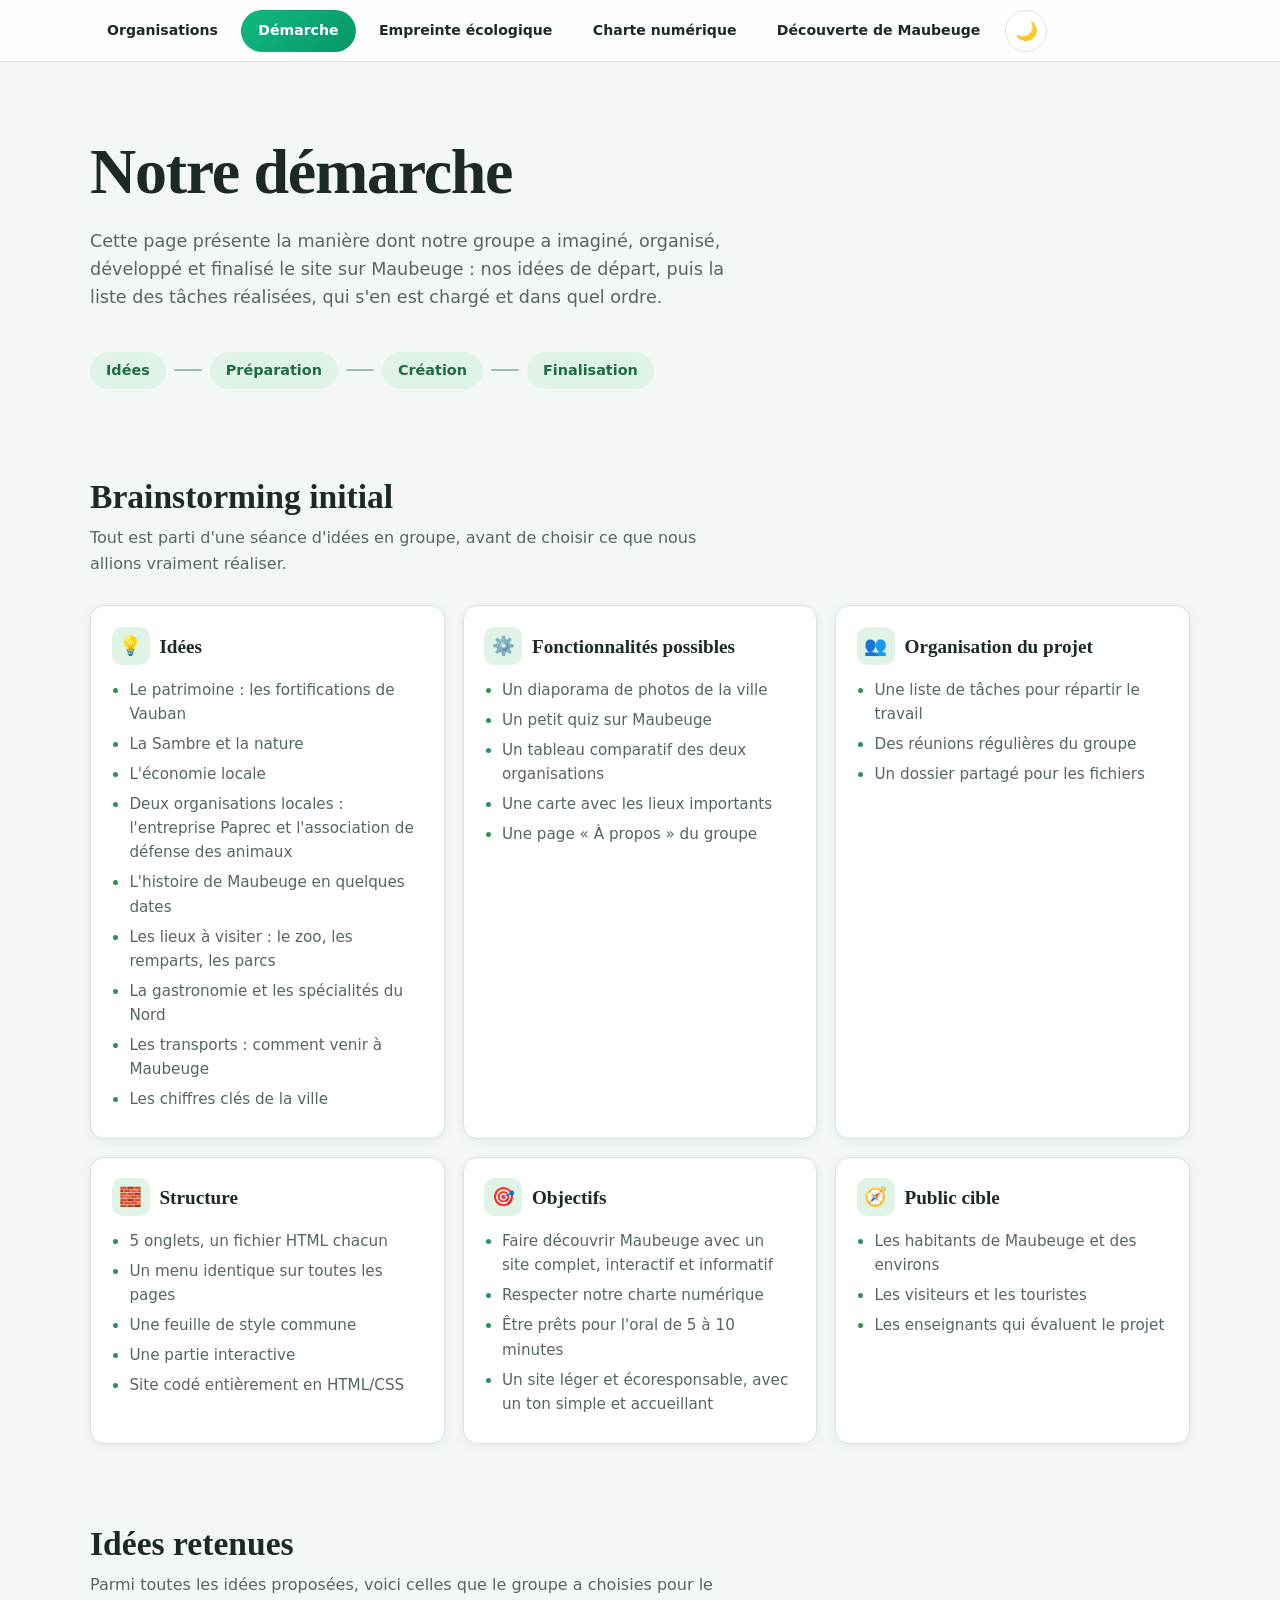
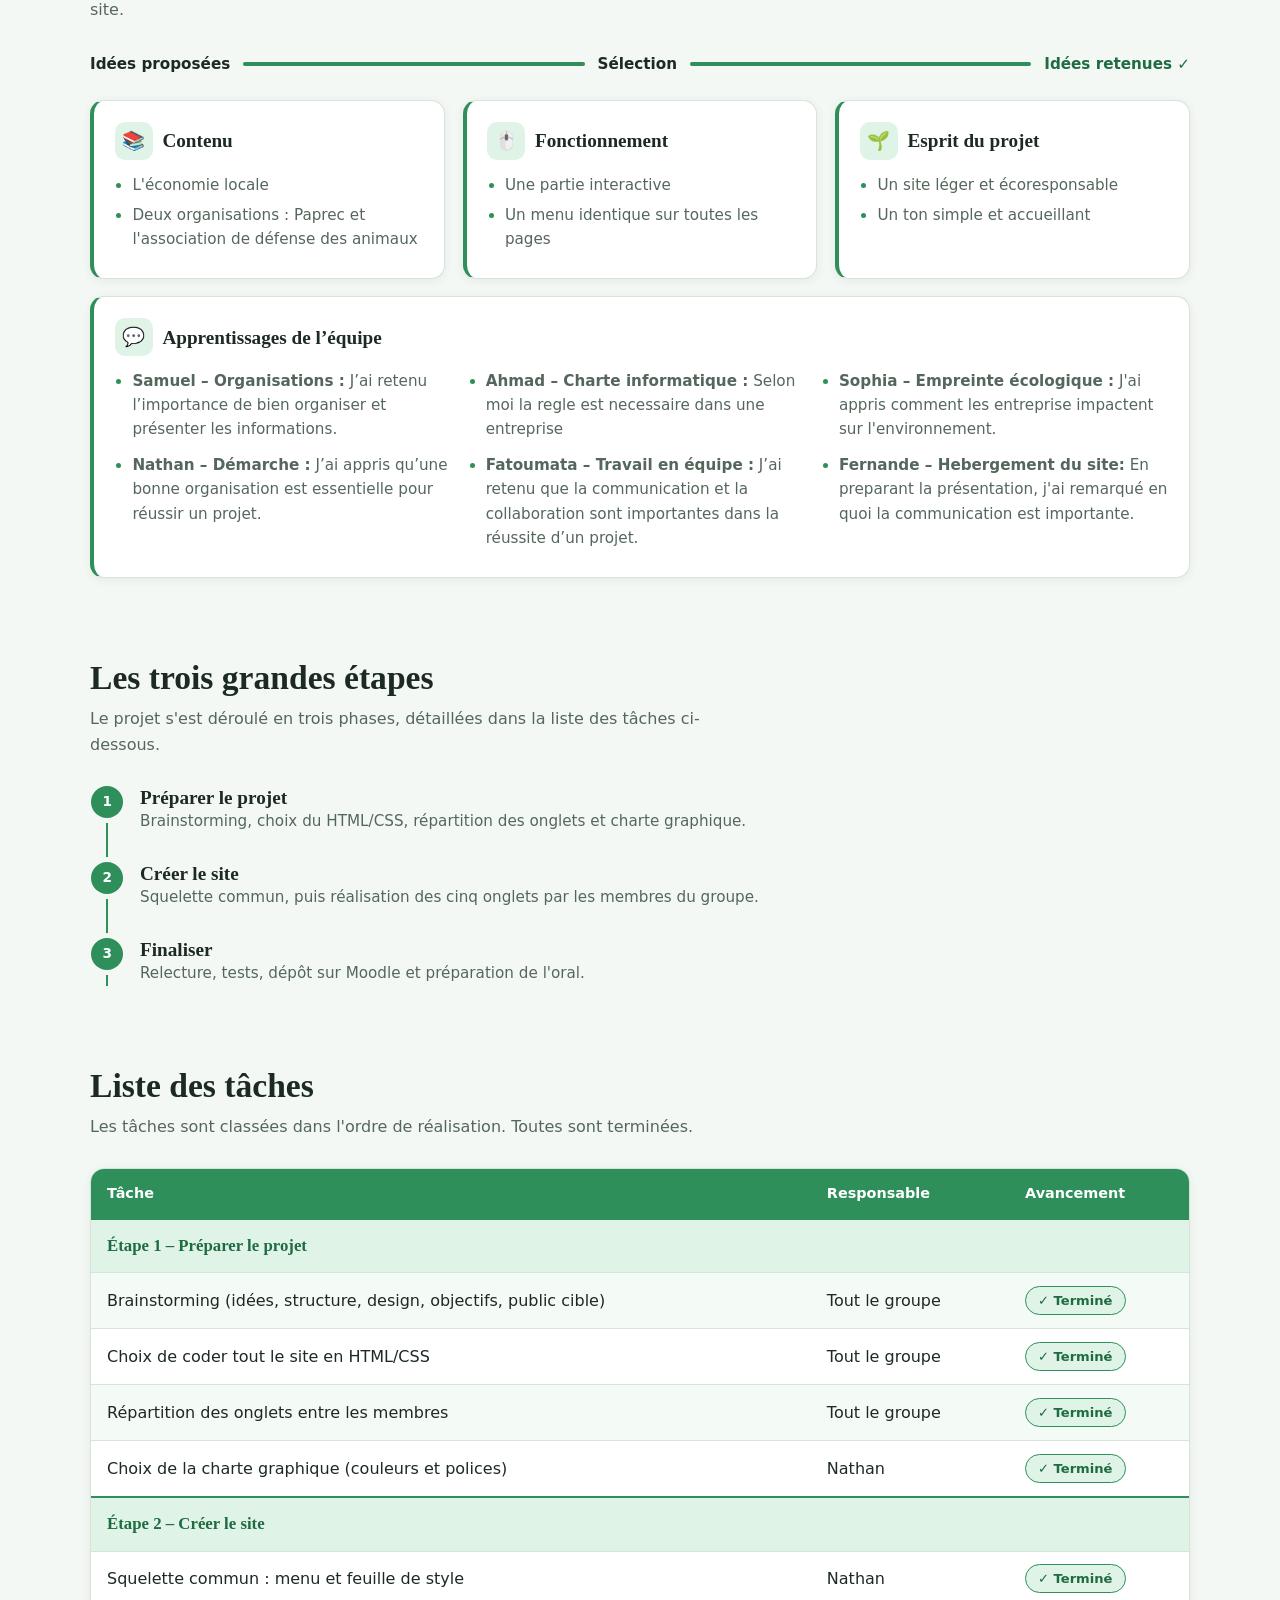
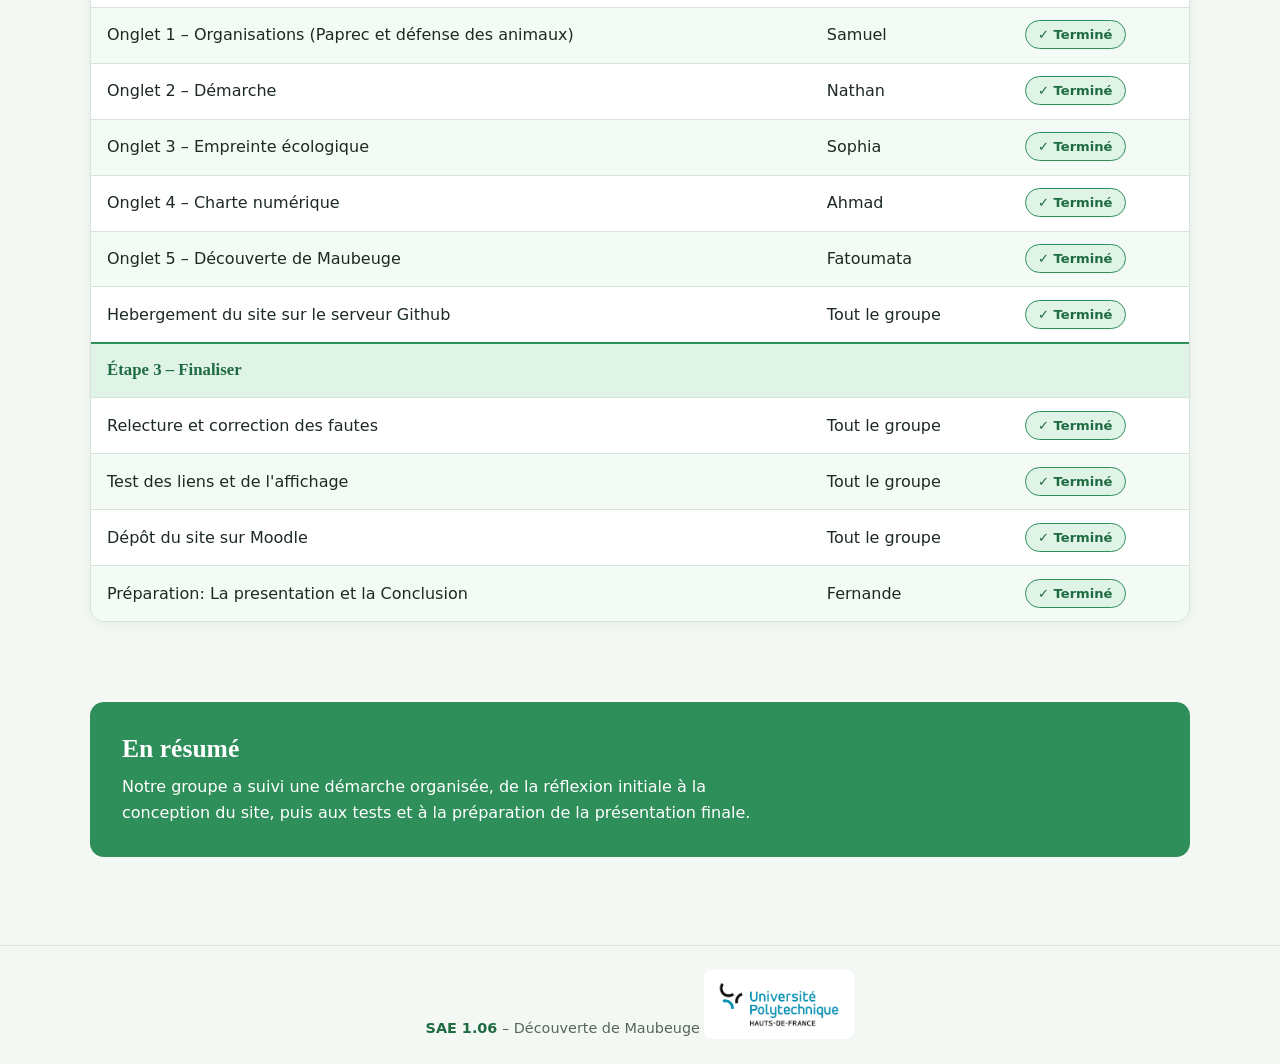
<file: demarche.html>
<!DOCTYPE html>
<html lang="fr" data-theme="clair">
<head>
<meta charset="UTF-8">
<meta name="viewport" content="width=device-width, initial-scale=1">
<link href="navigation.css" rel="stylesheet">
<link href="theme.css" rel="stylesheet">
<script src="theme.js"></script>
<title>Démarche – Découverte Maubeuge</title>
<script>
  /* Applique le thème mémorisé avant l'affichage (évite un flash) */
  (function () {
    var theme = null;
    try { theme = localStorage.getItem("theme"); } catch (e) {}
    if (!theme) theme = matchMedia("(prefers-color-scheme: dark)").matches ? "dark" : "light";
    if (theme === "sombre") theme = "dark";
    if (theme === "clair") theme = "light";
    document.documentElement.setAttribute("data-theme", theme);
  })();
</script>
<style>
/* ============ 1. VARIABLES (thèmes) ============ */
:root {
  --vert: #2f8f5b;
  --vert-fonce: #1f6b42;
  --vert-clair: #dff3e7;
  --fond: #f4f8f5;
  --texte: #1c2a22;
  --texte-doux: #55675c;
  --carte: #ffffff;
  --bordure: #d6e4da;
  --ombre: 0 2px 10px rgba(20, 60, 38, .07);
  --nav: rgba(255, 255, 255, .85);
  --rayon: 14px;
  --police-titre: "Iowan Old Style", "Palatino Linotype", Georgia, serif;
  --police: system-ui, -apple-system, "Segoe UI", Roboto, sans-serif;
}
[data-theme="dark"] {
  --vert: #4cc384;
  --vert-fonce: #7fdcab;
  --vert-clair: #1c3a2b;
  --fond: #121a16;
  --texte: #e6efe9;
  --texte-doux: #9db3a5;
  --carte: #1a2520;
  --bordure: #2b3b33;
  --ombre: 0 2px 10px rgba(0, 0, 0, .3);
  --nav: rgba(18, 26, 22, .85);
}

/* ============ 2. BASE ============ */
* { box-sizing: border-box; margin: 0; }
html { scroll-behavior: smooth; }
body {
  font-family: var(--police);
  background: var(--fond);
  color: var(--texte);
  line-height: 1.6;
  overflow-x: hidden;
  transition: background .4s ease, color .4s ease;
}
h1, h2, h3 { font-family: var(--police-titre); line-height: 1.2; }
a:focus-visible, button:focus-visible { outline: 3px solid var(--vert); outline-offset: 3px; }
.conteneur { width: min(1100px, 100% - 2rem); margin-inline: auto; }

/* ============ 3. NAVIGATION ============ */
nav {
  position: sticky; top: 0; z-index: 10;
  background: var(--nav);
  backdrop-filter: blur(8px);
  border-bottom: 1px solid var(--bordure);
  transition: background .4s ease, border-color .4s ease;
}
.nav-interne { display: flex; align-items: center; gap: .5rem; padding: .6rem 0; }
.liens { display: flex; flex-wrap: wrap; gap: .25rem; flex: 1; }
.liens a {
  position: relative; padding: .45rem .8rem; border-radius: 999px;
  color: var(--texte-doux); text-decoration: none; font-size: .95rem; font-weight: 500;
  transition: color .25s, background .25s;
}
.liens a:hover { color: var(--vert-fonce); background: var(--vert-clair); }
.liens a.actif { color: #fff; background: var(--vert); }
[data-theme="dark"] .liens a.actif { color: #0d1a13; }

#bouton-theme {
  width: 42px; height: 42px; flex: none; border-radius: 50%;
  border: 1px solid var(--bordure); background: var(--carte); color: var(--texte);
  font-size: 1.15rem; cursor: pointer; overflow: hidden;
  transition: background .4s, border-color .4s, transform .3s;
}
#bouton-theme:hover { transform: rotate(15deg); }
#bouton-theme span { display: inline-block; transition: transform .5s ease; }
#bouton-theme.tourne span { transform: rotate(360deg); }

/* ============ 4. HERO ============ */
.hero { padding: 4.5rem 0 3rem; }
.hero h1 {
  font-size: clamp(2.4rem, 7vw, 4rem);
  letter-spacing: -.02em;
  margin-bottom: 1rem;
}
.hero p { max-width: 60ch; color: var(--texte-doux); font-size: 1.1rem; }
.parcours {
  list-style: none; padding: 0; margin-top: 2.5rem;
  display: flex; align-items: center; flex-wrap: wrap; gap: .5rem;
}
.parcours li {
  padding: .45rem 1rem; border-radius: 999px; font-size: .9rem; font-weight: 600;
  background: var(--vert-clair); color: var(--vert-fonce);
}
.parcours li.relie { padding: 0; background: none; width: 28px; height: 2px; background: var(--vert); opacity: .5; }

/* Animation de chargement (une seule séquence) */
.hero h1, .hero p, .parcours { animation: monte .8s ease both; }
.hero p { animation-delay: .15s; }
.parcours { animation-delay: .3s; }
@keyframes monte { from { opacity: 0; transform: translateY(18px); } to { opacity: 1; transform: none; } }

/* ============ 5. SECTIONS ============ */
section { padding: 2.5rem 0; }
.titre-section { font-size: clamp(1.6rem, 4vw, 2.1rem); margin-bottom: .5rem; }
.intro { color: var(--texte-doux); margin-bottom: 1.8rem; max-width: 65ch; }

.grille { display: grid; grid-template-columns: repeat(3, 1fr); gap: 1.1rem; }
.carte {
  background: var(--carte); border: 1px solid var(--bordure);
  border-radius: var(--rayon); padding: 1.3rem; box-shadow: var(--ombre);
  transition: transform .3s ease, border-color .3s, background .4s;
}
.carte:hover { transform: translateY(-4px); border-color: var(--vert); }
.carte h3 { font-size: 1.2rem; display: flex; align-items: center; gap: .6rem; margin-bottom: .8rem; }
.icone {
  display: grid; place-items: center; width: 38px; height: 38px; border-radius: 10px;
  background: var(--vert-clair); font-size: 1.15rem;
}
.carte ul { padding-left: 1.1rem; color: var(--texte-doux); font-size: .95rem; }
.carte li { margin-bottom: .35rem; }
.carte li::marker { color: var(--vert); }
.apprentissages { grid-column: 1 / -1; }
.apprentissages ul { display: grid; grid-template-columns: repeat(3, minmax(0, 1fr)); gap: .35rem 1.5rem; }

/* ============ 6. IDÉES RETENUES ============ */
.selection {
  display: flex; align-items: center; gap: .8rem; margin-bottom: 1.5rem; flex-wrap: wrap;
}
.selection .etat { font-weight: 600; font-size: .95rem; }
.selection .barre {
  flex: 1; min-width: 60px; height: 4px; border-radius: 4px;
  background: var(--bordure); position: relative; overflow: hidden;
}
.selection .barre::after {
  content: ""; position: absolute; inset: 0; background: var(--vert);
  transform: scaleX(0); transform-origin: left; transition: transform 1.4s ease .3s;
}
.selection.visible .barre::after { transform: scaleX(1); }
.selection .final { color: var(--vert-fonce); }
.retenue { border-left: 4px solid var(--vert); }

/* ============ 7. TIMELINE ============ */
.timeline { list-style: none; padding: 0; margin: 0 0 0 1rem; border-left: 2px solid var(--vert); }
.timeline li { position: relative; padding: 0 0 1.8rem 2rem; }
.timeline li:last-child { padding-bottom: 0; }
.timeline .numero {
  position: absolute; left: -1.05rem; top: 0; width: 2rem; height: 2rem; border-radius: 50%;
  display: grid; place-items: center; font-weight: 700; font-size: .85rem;
  background: var(--vert); color: #fff; box-shadow: 0 0 0 5px var(--fond);
}
[data-theme="dark"] .timeline .numero { color: #0d1a13; }
.timeline h3 { font-size: 1.2rem; }
.timeline p { color: var(--texte-doux); font-size: .95rem; }

/* ============ 8. TABLEAU DES TÂCHES ============ */
.tableau { border: 1px solid var(--bordure); border-radius: var(--rayon); overflow: hidden; background: var(--carte); box-shadow: var(--ombre); }
table { width: 100%; border-collapse: collapse; }
th, td { padding: .8rem 1rem; text-align: left; }
thead th { background: var(--vert); color: #fff; font-size: .9rem; }
[data-theme="dark"] thead th { color: #0d1a13; }
tbody tr { transition: background .2s; }
tbody tr:not(.etape):nth-child(even) { background: color-mix(in srgb, var(--vert-clair) 35%, transparent); }
tbody tr:not(.etape):hover { background: var(--vert-clair); }
td { border-top: 1px solid var(--bordure); }
tr.etape td {
  background: var(--vert-clair); color: var(--vert-fonce);
  font-family: var(--police-titre); font-weight: 700; font-size: 1.05rem; border-top: 2px solid var(--vert);
}
.statut {
  display: inline-block; padding: .2rem .75rem; border-radius: 999px; font-size: .82rem; font-weight: 600;
  background: var(--vert-clair); color: var(--vert-fonce); border: 1px solid var(--vert);
}
.statut::before { content: "✓ "; }
.tableau.visible .statut { animation: badge .6s ease both; }
@keyframes badge { from { opacity: 0; transform: scale(.85); } to { opacity: 1; transform: none; } }

/* ============ 9. CONCLUSION & FOOTER ============ */
.conclusion {
  background: var(--vert); color: #fff; border-radius: var(--rayon); padding: 2rem;
}
[data-theme="dark"] .conclusion { color: #0d1a13; }
.conclusion h2 { font-size: 1.6rem; margin-bottom: .6rem; }
.conclusion p { max-width: 65ch; }
footer {
  margin-top: 3rem; padding: 1.5rem 1rem; text-align: center;
  border-top: 1px solid var(--bordure); color: var(--texte-doux); font-size: .9rem;
}
footer strong { color: var(--vert-fonce); }

/* ============ 10. APPARITION AU SCROLL ============ */
.reveal { opacity: 0; transform: translateY(20px); transition: opacity .7s ease, transform .7s ease; }
.reveal.visible { opacity: 1; transform: none; }
.carte.reveal.visible:hover { transform: translateY(-4px); }

/* ============ 11. RESPONSIVE ============ */
@media (max-width: 900px) {
  .grille { grid-template-columns: repeat(2, 1fr); }
  .apprentissages ul { grid-template-columns: repeat(2, minmax(0, 1fr)); }
}
@media (max-width: 600px) {
  .grille { grid-template-columns: 1fr; }
  .apprentissages ul { grid-template-columns: 1fr; }
  .hero { padding-top: 2.5rem; }
  .parcours li.relie { width: 14px; }
  /* Tableau transformé en cartes verticales */
  thead { position: absolute; left: -9999px; }
  table, tbody, tr, td { display: block; width: 100%; }
  tr:not(.etape) { padding: .6rem 0; border-top: 1px solid var(--bordure); }
  tr:not(.etape) td { border: 0; padding: .25rem 1rem; }
  tr:not(.etape) td::before {
    content: attr(data-label); display: block; font-size: .75rem; color: var(--texte-doux);
  }
  tr.etape td { border-top: 2px solid var(--vert); }
}

/* ============ 12. ACCESSIBILITÉ : mouvement réduit ============ */
@media (prefers-reduced-motion: reduce) {
  *, *::before, *::after { animation: none !important; transition: none !important; }
  html { scroll-behavior: auto; }
  .reveal { opacity: 1; transform: none; }
  .selection .barre::after { transform: scaleX(1); }
}
</style>
</head>
<body>

<!-- ============ NAVIGATION ============ -->
<nav aria-label="Navigation principale" class="main-nav" id="site-nav">
  <div class="conteneur nav-interne">
    <button aria-controls="site-nav" aria-expanded="false" aria-label="Ouvrir le menu de navigation" class="mobile-menu-btn" type="button">
      <span aria-hidden="true">☰</span>
    </button>
    <ul class="nav-list">
      <li><a class="nav-link" href="index.html">Organisations</a></li>
      <li><a class="nav-link actif" href="demarche.html" aria-current="page">Démarche</a></li>
      <li><a class="nav-link" href="empreinte_ecologique.html">Empreinte écologique</a></li>
      <li><a class="nav-link" href="charte_informatique.html">Charte numérique</a></li>
      <li><a class="nav-link" href="decouverte_maubeuge.html">Découverte de Maubeuge</a></li>
    </ul>
    <button id="bouton-theme" data-theme-toggle type="button" aria-label="Passer en mode sombre" aria-pressed="false">
      <span aria-hidden="true" data-theme-icon>🌙</span>
    </button>
  </div>
</nav>

<!-- ============ HERO ============ -->
<header class="hero">
  <div class="conteneur">
    <h1>Notre démarche</h1>
    <p>Cette page présente la manière dont notre groupe a imaginé, organisé, développé et finalisé le site sur Maubeuge : nos idées de départ, puis la liste des tâches réalisées, qui s'en est chargé et dans quel ordre.</p>
    <ol class="parcours" aria-label="Parcours du projet">
      <li>Idées</li><li class="relie" aria-hidden="true"></li>
      <li>Préparation</li><li class="relie" aria-hidden="true"></li>
      <li>Création</li><li class="relie" aria-hidden="true"></li>
      <li>Finalisation</li>
    </ol>
  </div>
</header>

<main class="conteneur">

  <!-- ============ BRAINSTORMING ============ -->
  <section aria-labelledby="t-brainstorming">
    <h2 class="titre-section reveal" id="t-brainstorming">Brainstorming initial</h2>
    <p class="intro reveal">Tout est parti d'une séance d'idées en groupe, avant de choisir ce que nous allions vraiment réaliser.</p>
    <div class="grille">
      <article class="carte reveal">
        <h3><span class="icone" aria-hidden="true">💡</span>Idées</h3>
        <ul>
          <li>Le patrimoine : les fortifications de Vauban</li>
          <li>La Sambre et la nature</li>
          <li>L'économie locale</li>
          <li>Deux organisations locales : l'entreprise Paprec et l'association de défense des animaux</li>
          <li>L'histoire de Maubeuge en quelques dates</li>
          <li>Les lieux à visiter : le zoo, les remparts, les parcs</li>
          <li>La gastronomie et les spécialités du Nord</li>
          <li>Les transports : comment venir à Maubeuge</li>
          <li>Les chiffres clés de la ville</li>
        </ul>
      </article>
      <article class="carte reveal">
        <h3><span class="icone" aria-hidden="true">⚙️</span>Fonctionnalités possibles</h3>
        <ul>
          <li>Un diaporama de photos de la ville</li>
          <li>Un petit quiz sur Maubeuge</li>
          <li>Un tableau comparatif des deux organisations</li>
          <li>Une carte avec les lieux importants</li>
          <li>Une page « À propos » du groupe</li>
        </ul>
      </article>
      <article class="carte reveal">
        <h3><span class="icone" aria-hidden="true">👥</span>Organisation du projet</h3>
        <ul>
          <li>Une liste de tâches pour répartir le travail</li>
          <li>Des réunions régulières du groupe</li>
          <li>Un dossier partagé pour les fichiers</li>
        </ul>
      </article>
      <article class="carte reveal">
        <h3><span class="icone" aria-hidden="true">🧱</span>Structure</h3>
        <ul>
          <li>5 onglets, un fichier HTML chacun</li>
          <li>Un menu identique sur toutes les pages</li>
          <li>Une feuille de style commune</li>
          <li>Une partie interactive</li>
          <li>Site codé entièrement en HTML/CSS</li>
        </ul>
      </article>


      <!-- <article class="carte reveal">
        <h3><span class="icone" aria-hidden="true">🎨</span>Design</h3>
        <ul>
          <li>Bleu Sambre et rouge brique</li>
          <li>Fond gris très clair, page aérée</li>
          <li>Menu en bleu en haut de page</li>
          <li>Polices déjà installées, sans téléchargement</li>
        </ul>
      </article> -->



      <article class="carte reveal">
        <h3><span class="icone" aria-hidden="true">🎯</span>Objectifs</h3>
        <ul>
          <li>Faire découvrir Maubeuge avec un site complet, interactif et informatif</li>
          <li>Respecter notre charte numérique</li>
          <li>Être prêts pour l'oral de 5 à 10 minutes</li>
          <li>Un site léger et écoresponsable, avec un ton simple et accueillant</li>
        </ul>
      </article>
      <article class="carte reveal">
        <h3><span class="icone" aria-hidden="true">🧭</span>Public cible</h3>
        <ul>
          <li>Les habitants de Maubeuge et des environs</li>
          <li>Les visiteurs et les touristes</li>
          <li>Les enseignants qui évaluent le projet</li>
        </ul>
      </article>
    </div>
  </section>

  <!-- ============ IDÉES RETENUES ============ -->
  <section aria-labelledby="t-retenues">
    <h2 class="titre-section reveal" id="t-retenues">Idées retenues</h2>
    <p class="intro reveal">Parmi toutes les idées proposées, voici celles que le groupe a choisies pour le site.</p>
    <div class="selection reveal" aria-hidden="true">
      <span class="etat">Idées proposées</span>
      <span class="barre"></span>
      <span class="etat">Sélection</span>
      <span class="barre"></span>
      <span class="etat final">Idées retenues ✓</span>
    </div>
    <div class="grille">
      <article class="carte retenue reveal">
        <h3><span class="icone" aria-hidden="true">📚</span>Contenu</h3>
        <ul>
          <li>L'économie locale</li>
          <li>Deux organisations : Paprec et l'association de défense des animaux</li>
        </ul>
      </article>
      <article class="carte retenue reveal">
        <h3><span class="icone" aria-hidden="true">🖱️</span>Fonctionnement</h3>
        <ul>
          <li>Une partie interactive</li>
          <li>Un menu identique sur toutes les pages</li>
        </ul>
      </article>
      <article class="carte retenue reveal">
        <h3><span class="icone" aria-hidden="true">🌱</span>Esprit du projet</h3>
        <ul>
          <li>Un site léger et écoresponsable</li>
          <li>Un ton simple et accueillant</li>
        </ul>
      </article>
      <article class="carte retenue reveal apprentissages">
        <h3><span class="icone" aria-hidden="true">💬</span>Apprentissages de l’équipe</h3>
        <ul>
          <li><strong>Samuel – Organisations :</strong> J’ai retenu l’importance de bien organiser et présenter les informations.</li>
          <li><strong>Ahmad – Charte informatique :</strong> Selon moi la regle est necessaire dans une entreprise</li>
          <li><strong>Sophia – Empreinte écologique :</strong> J'ai appris comment les entreprise impactent sur l'environnement.</li>
          <li><strong>Nathan – Démarche :</strong> J’ai appris qu’une bonne organisation est essentielle pour réussir un projet.</li>
          <li><strong>Fatoumata – Travail en équipe :</strong> J’ai retenu que la communication et la collaboration sont importantes dans la réussite d’un projet.</li>
          <li><strong>Fernande – Hebergement du site:</strong>  En preparant la présentation, j'ai remarqué en quoi la communication est importante.</li>
        </ul>
      </article>
    </div>
  </section>

  <!-- ============ TIMELINE ============ -->
  <section aria-labelledby="t-timeline">
    <h2 class="titre-section reveal" id="t-timeline">Les trois grandes étapes</h2>
    <p class="intro reveal">Le projet s'est déroulé en trois phases, détaillées dans la liste des tâches ci-dessous.</p>
    <ol class="timeline">
      <li class="reveal">
        <span class="numero" aria-hidden="true">1</span>
        <h3>Préparer le projet</h3>
        <p>Brainstorming, choix du HTML/CSS, répartition des onglets et charte graphique.</p>
      </li>
      <li class="reveal">
        <span class="numero" aria-hidden="true">2</span>
        <h3>Créer le site</h3>
        <p>Squelette commun, puis réalisation des cinq onglets par les membres du groupe.</p>
      </li>
      <li class="reveal">
        <span class="numero" aria-hidden="true">3</span>
        <h3>Finaliser</h3>
        <p>Relecture, tests, dépôt sur Moodle et préparation de l'oral.</p>
      </li>
    </ol>
  </section>

  <!-- ============ LISTE DES TÂCHES ============ -->
  <section aria-labelledby="t-taches">
    <h2 class="titre-section reveal" id="t-taches">Liste des tâches</h2>
    <p class="intro reveal">Les tâches sont classées dans l'ordre de réalisation. Toutes sont terminées.</p>
    <div class="tableau reveal">
      <table>
        <thead>
          <tr><th scope="col">Tâche</th><th scope="col">Responsable</th><th scope="col">Avancement</th></tr>
        </thead>
        <tbody>
          <tr class="etape"><td colspan="3">Étape 1 – Préparer le projet</td></tr>
          <tr><td data-label="Tâche">Brainstorming (idées, structure, design, objectifs, public cible)</td><td data-label="Responsable">Tout le groupe</td><td data-label="Avancement"><span class="statut">Terminé</span></td></tr>
          <tr><td data-label="Tâche">Choix de coder tout le site en HTML/CSS</td><td data-label="Responsable">Tout le groupe</td><td data-label="Avancement"><span class="statut">Terminé</span></td></tr>
          <tr><td data-label="Tâche">Répartition des onglets entre les membres</td><td data-label="Responsable">Tout le groupe</td><td data-label="Avancement"><span class="statut">Terminé</span></td></tr>
          <tr><td data-label="Tâche">Choix de la charte graphique (couleurs et polices)</td><td data-label="Responsable">Nathan</td><td data-label="Avancement"><span class="statut">Terminé</span></td></tr>

          <tr class="etape"><td colspan="3">Étape 2 – Créer le site</td></tr>
          <tr><td data-label="Tâche">Squelette commun : menu et feuille de style</td><td data-label="Responsable">Nathan</td><td data-label="Avancement"><span class="statut">Terminé</span></td></tr>
          <tr><td data-label="Tâche">Onglet 1 – Organisations (Paprec et défense des animaux)</td><td data-label="Responsable">Samuel</td><td data-label="Avancement"><span class="statut">Terminé</span></td></tr>
          <tr><td data-label="Tâche">Onglet 2 – Démarche</td><td data-label="Responsable">Nathan</td><td data-label="Avancement"><span class="statut">Terminé</span></td></tr>
          <tr><td data-label="Tâche">Onglet 3 – Empreinte écologique</td><td data-label="Responsable">Sophia</td><td data-label="Avancement"><span class="statut">Terminé</span></td></tr>
          <tr><td data-label="Tâche">Onglet 4 – Charte numérique</td><td data-label="Responsable">Ahmad</td><td data-label="Avancement"><span class="statut">Terminé</span></td></tr>
          <tr><td data-label="Tâche">Onglet 5 – Découverte de Maubeuge</td><td data-label="Responsable">Fatoumata</td><td data-label="Avancement"><span class="statut">Terminé</span></td></tr>
          <tr><td data-label="Tâche">Hebergement du site sur le serveur Github</td><td data-label="Responsable">Tout le groupe</td><td data-label="Avancement"><span class="statut">Terminé</span></td></tr>

          <tr class="etape"><td colspan="3">Étape 3 – Finaliser</td></tr>
          <tr><td data-label="Tâche">Relecture et correction des fautes</td><td data-label="Responsable">Tout le groupe</td><td data-label="Avancement"><span class="statut">Terminé</span></td></tr>
          <tr><td data-label="Tâche">Test des liens et de l'affichage</td><td data-label="Responsable">Tout le groupe</td><td data-label="Avancement"><span class="statut">Terminé</span></td></tr>
          <tr><td data-label="Tâche">Dépôt du site sur Moodle</td><td data-label="Responsable">Tout le groupe</td><td data-label="Avancement"><span class="statut">Terminé</span></td></tr>
          <tr><td data-label="Tâche">Préparation: La presentation et la Conclusion</td><td data-label="Responsable">Fernande</td><td data-label="Avancement"><span class="statut">Terminé</span></td></tr>
        </tbody>
      </table>
    </div>
  </section>

  <!-- ============ CONCLUSION ============ -->
  <section aria-labelledby="t-conclusion">
    <div class="conclusion reveal">
      <h2 id="t-conclusion">En résumé</h2>
      <p>Notre groupe a suivi une démarche organisée, de la réflexion initiale à la conception du site, puis aux tests et à la préparation de la présentation finale.</p>
    </div>
  </section>

</main>

<footer>
  <strong>SAE 1.06</strong> – Découverte de Maubeuge
  <div class="uphf-footer-logo">
    <img src="photo/UPHF_logo.svg.webp" alt="Logo de l’Université Polytechnique Hauts-de-France">
  </div>
</footer>

<script>
  /* ============ APPARITION AU SCROLL ============ */
  var elements = document.querySelectorAll(".reveal");
  if ("IntersectionObserver" in window) {
    var observateur = new IntersectionObserver(function (entrees) {
      entrees.forEach(function (e) {
        if (e.isIntersecting) {
          e.target.classList.add("visible");
          observateur.unobserve(e.target);
        }
      });
    }, { threshold: 0.12 });

    elements.forEach(function (el, i) {
      /* léger décalage entre cartes voisines d'une même grille */
      var rang = Array.prototype.indexOf.call(el.parentNode.children, el) % 3;
      el.style.transitionDelay = (rang * 0.08) + "s";
      observateur.observe(el);
    });
  } else {
    elements.forEach(function (el) { el.classList.add("visible"); });
  }
</script>

</body>
</html>
</file>
<file: navigation.css>
.main-nav {
    display: flex;
    flex-wrap: wrap;
    align-items: center;
    background: var(--nav-bg, var(--nav, rgba(255, 255, 255, 0.96)));
}

.nav-list {
    display: flex;
    flex-wrap: wrap;
    align-items: center;
    gap: 0.4rem;
    margin: 0;
    padding: 0;
    list-style: none;
}

.nav-near-center {
    justify-content: center;
    width: 100%;
}

.nav-link {
    display: inline-block;
    padding: 0.55rem 1rem;
    border: 1px solid transparent;
    border-radius: 9999px;
    color: var(--nav-text, var(--text-secondary, var(--texte, #334155)));
    font-size: 0.88rem;
    font-weight: 600;
    text-decoration: none;
    transition: color 0.2s ease, background-color 0.2s ease;
}

.nav-link:hover {
    color: var(--accent-green, #059669);
    background-color: var(--accent-green-dim, rgba(16, 185, 129, 0.08));
}

.nav-link.actif {
    color: #fff;
    background: linear-gradient(135deg, #10b981, #059669);
    font-weight: 700;
}

.nav-link:focus-visible {
    outline: 3px solid var(--accent-green, #059669);
    outline-offset: 3px;
}

.mobile-menu-btn {
    display: none;
    align-items: center;
    justify-content: center;
    width: 42px;
    height: 42px;
    border: 1px solid var(--border-subtle, rgba(128, 128, 128, 0.3));
    border-radius: 10px;
    background: var(--bg-card-subtle, transparent);
    color: var(--nav-text, currentColor);
    font-size: 1.25rem;
    cursor: pointer;
}

.uphf-footer-logo {
    display: inline-flex;
    align-items: center;
    justify-content: center;
    width: fit-content;
    max-width: 100%;
    padding: 6px 9px;
    border-radius: 8px;
    background: #fff;
    line-height: 0;
}

.uphf-footer-logo img {
    display: block;
    width: 132px;
    max-width: 100%;
    max-height: 106px;
    height: auto;
    object-fit: contain;
}

@media (max-width: 768px) {
    .uphf-footer-logo img {
        width: 112px;
        max-height: 90px;
    }

    .main-nav:not(.is-open) .nav-list {
        display: none;
    }

    .main-nav.is-open .nav-list {
        display: flex;
        flex-direction: column;
        align-items: stretch;
        width: 100%;
        order: 3;
    }

    .main-nav.is-open .nav-link {
        display: block;
        width: 100%;
    }

    .mobile-menu-btn {
        display: inline-flex;
        order: 1;
    }

    .main-nav [data-theme-toggle] {
        order: 2;
    }
}
</file>
<file: theme.css>
.site-theme-toggle {
    width: 42px;
    height: 42px;
    flex: none;
    border: 1px solid #d6e4da;
    border-radius: 50%;
    background: #fff;
    color: #277452;
    font-size: 1.15rem;
    cursor: pointer;
}

.site-theme-toggle:hover {
    border-color: #277452;
}

.site-theme-toggle:focus-visible {
    outline: 3px solid #277452;
    outline-offset: 3px;
}

html[data-theme="dark"] body.theme-page {
    background: #101914;
    color: #e4eee7;
}

html[data-theme="dark"] body.theme-page :is(p, li, td, .header-title span) {
    color: #bdc9c1;
}

html[data-theme="dark"] body.theme-page :is(.main-nav, .header, footer, section, article, .section-light, .organisation-card, .table-wrapper, .info-note, .source-card, .card, .mind-card, .mind-center, .mind-note, .validation-box) {
    background-color: #18241d;
    border-color: #34483a;
    color: #e4eee7;
}

html[data-theme="dark"] body.theme-page :is(h1, h2, h3, h4, strong, th, .header-title strong) {
    color: #e4eee7;
}

html[data-theme="dark"] body.theme-ecology .hero {
    background: linear-gradient(135deg, #14231a, #0d1711);
}

html[data-theme="dark"] body.theme-discovery .hero {
    background-color: #18241d;
    background-blend-mode: multiply;
}

html[data-theme="dark"] body.theme-page .site-theme-toggle {
    background: #18241d;
    border-color: #42594a;
    color: #9be0b3;
}

html[data-theme="dark"] body.theme-page .nav-link {
    color: #d3e1d7;
}

html[data-theme="dark"] body.theme-page .nav-link.actif {
    color: #fff;
}
</file>
